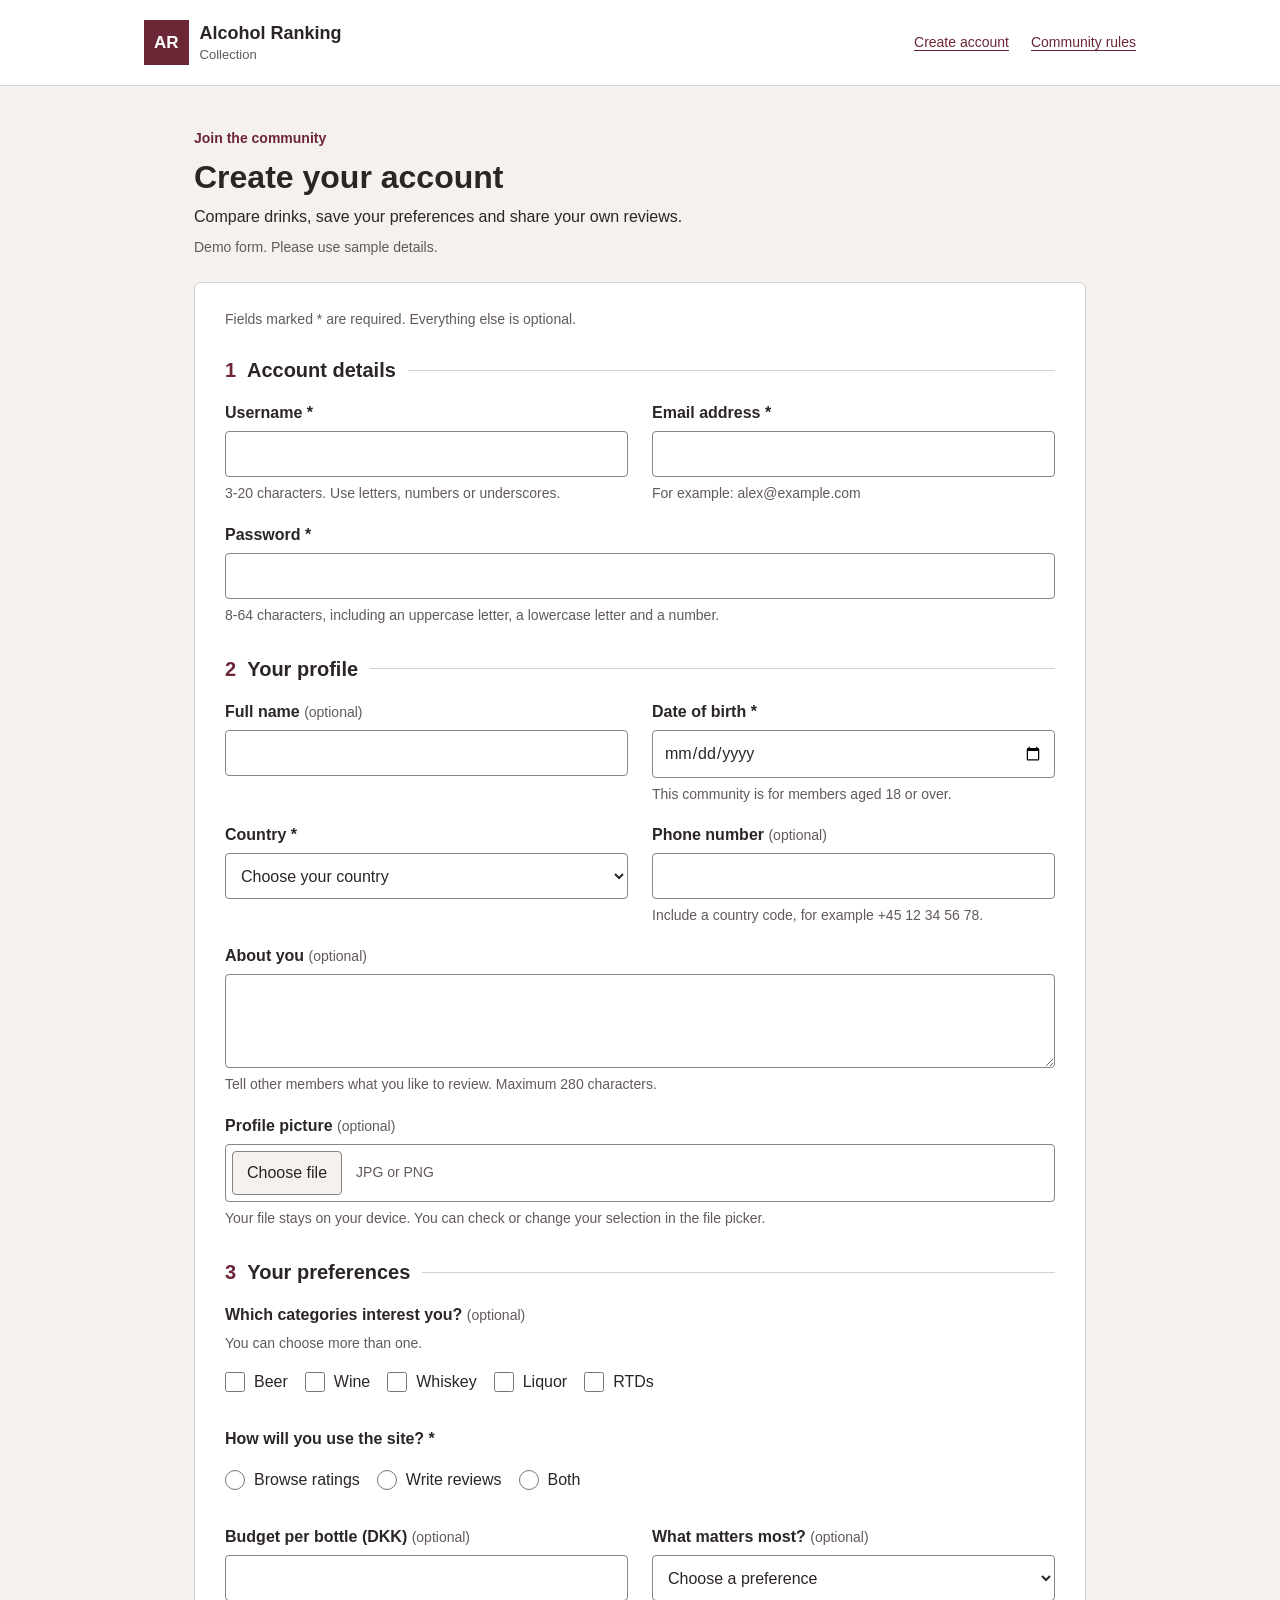
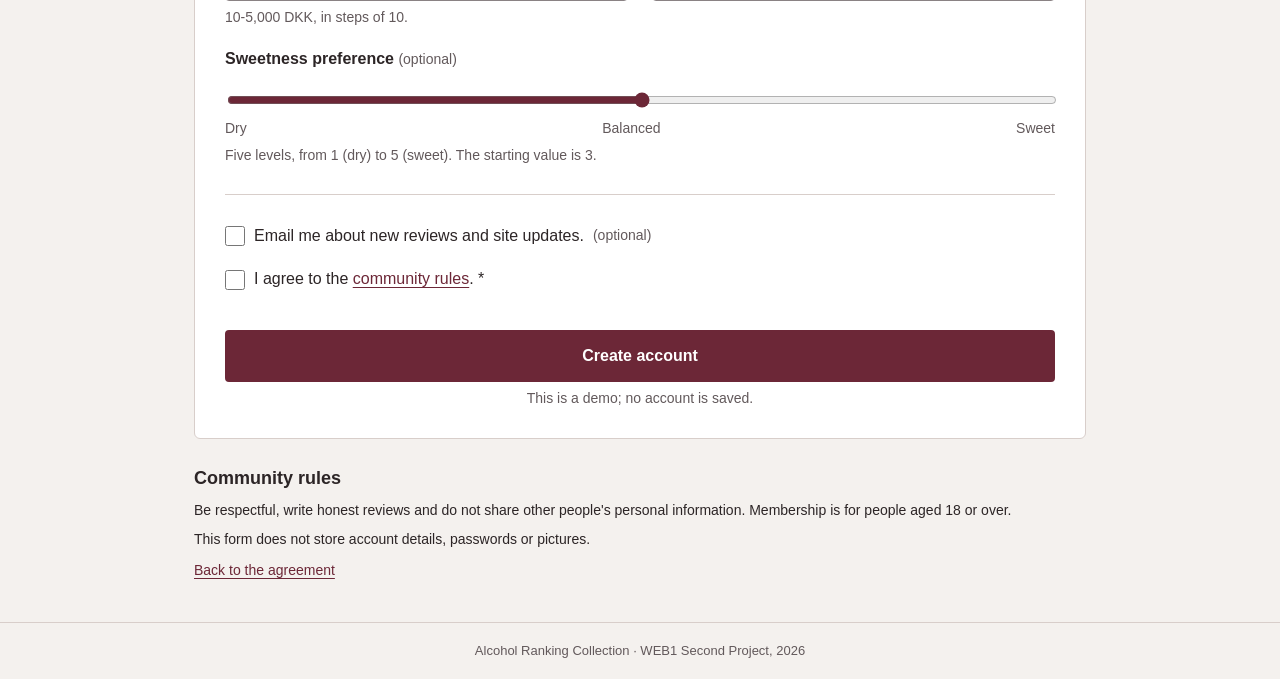
<file: index.html>
<!DOCTYPE html>
<html lang="en-GB">
<head>
  <meta charset="UTF-8">
  <meta name="viewport" content="width=device-width, initial-scale=1.0">
  <meta name="description" content="Create a community profile for Alcohol Ranking Collection.">
  <title>Create an account | Alcohol Ranking Collection</title>
  <link rel="stylesheet" href="style.css">
</head>
<body>
  <a class="skip-link" href="#main">Skip to content</a>

  <header class="site-header">
    <div class="header-content">
      <a class="brand" href="index.html" aria-label="Alcohol Ranking Collection home">
        <span class="brand-mark" aria-hidden="true">AR</span>
        <span>Alcohol Ranking<span class="brand-subtitle">Collection</span></span>
      </a>
      <nav aria-label="Main navigation">
        <a href="#registration" aria-current="page">Create account</a>
        <a href="#community-rules">Community rules</a>
      </nav>
    </div>
  </header>

  <main id="main" class="page" tabindex="-1">
    <section class="introduction" aria-labelledby="page-title">
      <p class="eyebrow">Join the community</p>
      <h1 id="page-title">Create your account</h1>
      <p>Compare drinks, save your preferences and share your own reviews.</p>
      <p class="demo-note">Demo form. Please use sample details.</p>
    </section>

    <div class="form-card" id="registration">
      <p class="required-note">Fields marked <span aria-hidden="true">*</span> are required. Everything else is optional.</p>
      <form action="complete.html" method="get">
        <fieldset class="form-section">
          <legend><span class="section-number" aria-hidden="true">1</span> Account details</legend>
          <div class="form-grid">
            <div class="field">
              <label for="username">Username <span aria-hidden="true">*</span></label>
              <input type="text" id="username" autocomplete="username" minlength="3" maxlength="20"
                     pattern="[A-Za-z0-9_]{3,20}" required aria-describedby="username-hint">
              <p class="hint" id="username-hint">3-20 characters. Use letters, numbers or underscores.</p>
              <p class="error-message" id="username-error">Enter 3-20 letters, numbers or underscores.</p>
            </div>

            <div class="field">
              <label for="email">Email address <span aria-hidden="true">*</span></label>
              <input type="email" id="email" autocomplete="email" maxlength="100"
                     required aria-describedby="email-hint">
              <p class="hint" id="email-hint">For example: alex@example.com</p>
              <p class="error-message" id="email-error">Enter an email address, such as alex@example.com.</p>
            </div>

            <div class="field full-width">
              <label for="password">Password <span aria-hidden="true">*</span></label>
              <input type="password" id="password" autocomplete="new-password" minlength="8" maxlength="64"
                     pattern="(?=.*[a-z])(?=.*[A-Z])(?=.*[0-9]).{8,64}" required
                     aria-describedby="password-hint">
              <p class="hint" id="password-hint">8-64 characters, including an uppercase letter, a lowercase letter and a number.</p>
              <p class="error-message" id="password-error">Use at least 8 characters with an uppercase letter, a lowercase letter and a number.</p>
            </div>
          </div>
        </fieldset>

        <fieldset class="form-section">
          <legend><span class="section-number" aria-hidden="true">2</span> Your profile</legend>
          <div class="form-grid">
            <div class="field">
              <label for="full-name">Full name <span class="optional">(optional)</span></label>
              <input type="text" id="full-name" autocomplete="name" maxlength="60">
            </div>

            <div class="field">
              <label for="birth-date">Date of birth <span aria-hidden="true">*</span></label>
              <input type="date" id="birth-date" lang="en-GB" autocomplete="bday" min="1900-01-01" max="2008-10-29"
                     required aria-describedby="birth-hint">
              <p class="hint" id="birth-hint">This community is for members aged 18 or over.</p>
              <p class="error-message" id="birth-error">Enter a date from 1 January 1900 to 29 October 2008.</p>
            </div>

            <div class="field">
              <label for="country">Country <span aria-hidden="true">*</span></label>
              <select id="country" autocomplete="country-name" required>
                <option value="">Choose your country</option>
                <option value="AF">Afghanistan</option>
                <option value="AX">Åland Islands</option>
                <option value="AL">Albania</option>
                <option value="DZ">Algeria</option>
                <option value="AS">American Samoa</option>
                <option value="AD">Andorra</option>
                <option value="AO">Angola</option>
                <option value="AI">Anguilla</option>
                <option value="AQ">Antarctica</option>
                <option value="AG">Antigua &amp; Barbuda</option>
                <option value="AR">Argentina</option>
                <option value="AM">Armenia</option>
                <option value="AW">Aruba</option>
                <option value="AU">Australia</option>
                <option value="AT">Austria</option>
                <option value="AZ">Azerbaijan</option>
                <option value="BS">Bahamas</option>
                <option value="BH">Bahrain</option>
                <option value="BD">Bangladesh</option>
                <option value="BB">Barbados</option>
                <option value="BY">Belarus</option>
                <option value="BE">Belgium</option>
                <option value="BZ">Belize</option>
                <option value="BJ">Benin</option>
                <option value="BM">Bermuda</option>
                <option value="BT">Bhutan</option>
                <option value="BO">Bolivia</option>
                <option value="BA">Bosnia &amp; Herzegovina</option>
                <option value="BW">Botswana</option>
                <option value="BV">Bouvet Island</option>
                <option value="BR">Brazil</option>
                <option value="IO">British Indian Ocean Territory</option>
                <option value="VG">British Virgin Islands</option>
                <option value="BN">Brunei</option>
                <option value="BG">Bulgaria</option>
                <option value="BF">Burkina Faso</option>
                <option value="BI">Burundi</option>
                <option value="KH">Cambodia</option>
                <option value="CM">Cameroon</option>
                <option value="CA">Canada</option>
                <option value="CV">Cape Verde</option>
                <option value="BQ">Caribbean Netherlands</option>
                <option value="KY">Cayman Islands</option>
                <option value="CF">Central African Republic</option>
                <option value="TD">Chad</option>
                <option value="CL">Chile</option>
                <option value="CN">China</option>
                <option value="CX">Christmas Island</option>
                <option value="CC">Cocos (Keeling) Islands</option>
                <option value="CO">Colombia</option>
                <option value="KM">Comoros</option>
                <option value="CG">Congo - Brazzaville</option>
                <option value="CD">Congo - Kinshasa</option>
                <option value="CK">Cook Islands</option>
                <option value="CR">Costa Rica</option>
                <option value="CI">Côte d’Ivoire</option>
                <option value="HR">Croatia</option>
                <option value="CU">Cuba</option>
                <option value="CW">Curaçao</option>
                <option value="CY">Cyprus</option>
                <option value="CZ">Czechia</option>
                <option value="DK">Denmark</option>
                <option value="DJ">Djibouti</option>
                <option value="DM">Dominica</option>
                <option value="DO">Dominican Republic</option>
                <option value="EC">Ecuador</option>
                <option value="EG">Egypt</option>
                <option value="SV">El Salvador</option>
                <option value="GQ">Equatorial Guinea</option>
                <option value="ER">Eritrea</option>
                <option value="EE">Estonia</option>
                <option value="SZ">Eswatini</option>
                <option value="ET">Ethiopia</option>
                <option value="FK">Falkland Islands</option>
                <option value="FO">Faroe Islands</option>
                <option value="FJ">Fiji</option>
                <option value="FI">Finland</option>
                <option value="FR">France</option>
                <option value="GF">French Guiana</option>
                <option value="PF">French Polynesia</option>
                <option value="TF">French Southern Territories</option>
                <option value="GA">Gabon</option>
                <option value="GM">Gambia</option>
                <option value="GE">Georgia</option>
                <option value="DE">Germany</option>
                <option value="GH">Ghana</option>
                <option value="GI">Gibraltar</option>
                <option value="GR">Greece</option>
                <option value="GL">Greenland</option>
                <option value="GD">Grenada</option>
                <option value="GP">Guadeloupe</option>
                <option value="GU">Guam</option>
                <option value="GT">Guatemala</option>
                <option value="GG">Guernsey</option>
                <option value="GN">Guinea</option>
                <option value="GW">Guinea-Bissau</option>
                <option value="GY">Guyana</option>
                <option value="HT">Haiti</option>
                <option value="HM">Heard &amp; McDonald Islands</option>
                <option value="HN">Honduras</option>
                <option value="HK">Hong Kong SAR China</option>
                <option value="HU">Hungary</option>
                <option value="IS">Iceland</option>
                <option value="IN">India</option>
                <option value="ID">Indonesia</option>
                <option value="IR">Iran</option>
                <option value="IQ">Iraq</option>
                <option value="IE">Ireland</option>
                <option value="IM">Isle of Man</option>
                <option value="IL">Israel</option>
                <option value="IT">Italy</option>
                <option value="JM">Jamaica</option>
                <option value="JP">Japan</option>
                <option value="JE">Jersey</option>
                <option value="JO">Jordan</option>
                <option value="KZ">Kazakhstan</option>
                <option value="KE">Kenya</option>
                <option value="KI">Kiribati</option>
                <option value="KW">Kuwait</option>
                <option value="KG">Kyrgyzstan</option>
                <option value="LA">Laos</option>
                <option value="LV">Latvia</option>
                <option value="LB">Lebanon</option>
                <option value="LS">Lesotho</option>
                <option value="LR">Liberia</option>
                <option value="LY">Libya</option>
                <option value="LI">Liechtenstein</option>
                <option value="LT">Lithuania</option>
                <option value="LU">Luxembourg</option>
                <option value="MO">Macao SAR China</option>
                <option value="MG">Madagascar</option>
                <option value="MW">Malawi</option>
                <option value="MY">Malaysia</option>
                <option value="MV">Maldives</option>
                <option value="ML">Mali</option>
                <option value="MT">Malta</option>
                <option value="MH">Marshall Islands</option>
                <option value="MQ">Martinique</option>
                <option value="MR">Mauritania</option>
                <option value="MU">Mauritius</option>
                <option value="YT">Mayotte</option>
                <option value="MX">Mexico</option>
                <option value="FM">Micronesia</option>
                <option value="MD">Moldova</option>
                <option value="MC">Monaco</option>
                <option value="MN">Mongolia</option>
                <option value="ME">Montenegro</option>
                <option value="MS">Montserrat</option>
                <option value="MA">Morocco</option>
                <option value="MZ">Mozambique</option>
                <option value="MM">Myanmar (Burma)</option>
                <option value="NA">Namibia</option>
                <option value="NR">Nauru</option>
                <option value="NP">Nepal</option>
                <option value="NL">Netherlands</option>
                <option value="NC">New Caledonia</option>
                <option value="NZ">New Zealand</option>
                <option value="NI">Nicaragua</option>
                <option value="NE">Niger</option>
                <option value="NG">Nigeria</option>
                <option value="NU">Niue</option>
                <option value="NF">Norfolk Island</option>
                <option value="KP">North Korea</option>
                <option value="MK">North Macedonia</option>
                <option value="MP">Northern Mariana Islands</option>
                <option value="NO">Norway</option>
                <option value="OM">Oman</option>
                <option value="PK">Pakistan</option>
                <option value="PW">Palau</option>
                <option value="PS">Palestinian Territories</option>
                <option value="PA">Panama</option>
                <option value="PG">Papua New Guinea</option>
                <option value="PY">Paraguay</option>
                <option value="PE">Peru</option>
                <option value="PH">Philippines</option>
                <option value="PN">Pitcairn Islands</option>
                <option value="PL">Poland</option>
                <option value="PT">Portugal</option>
                <option value="PR">Puerto Rico</option>
                <option value="QA">Qatar</option>
                <option value="RE">Réunion</option>
                <option value="RO">Romania</option>
                <option value="RU">Russia</option>
                <option value="RW">Rwanda</option>
                <option value="WS">Samoa</option>
                <option value="SM">San Marino</option>
                <option value="ST">São Tomé &amp; Príncipe</option>
                <option value="SA">Saudi Arabia</option>
                <option value="SN">Senegal</option>
                <option value="RS">Serbia</option>
                <option value="SC">Seychelles</option>
                <option value="SL">Sierra Leone</option>
                <option value="SG">Singapore</option>
                <option value="SX">Sint Maarten</option>
                <option value="SK">Slovakia</option>
                <option value="SI">Slovenia</option>
                <option value="SB">Solomon Islands</option>
                <option value="SO">Somalia</option>
                <option value="ZA">South Africa</option>
                <option value="GS">South Georgia &amp; South Sandwich Islands</option>
                <option value="KR">South Korea</option>
                <option value="SS">South Sudan</option>
                <option value="ES">Spain</option>
                <option value="LK">Sri Lanka</option>
                <option value="BL">St. Barthélemy</option>
                <option value="SH">St. Helena</option>
                <option value="KN">St. Kitts &amp; Nevis</option>
                <option value="LC">St. Lucia</option>
                <option value="MF">St. Martin</option>
                <option value="PM">St. Pierre &amp; Miquelon</option>
                <option value="VC">St. Vincent &amp; Grenadines</option>
                <option value="SD">Sudan</option>
                <option value="SR">Suriname</option>
                <option value="SJ">Svalbard &amp; Jan Mayen</option>
                <option value="SE">Sweden</option>
                <option value="CH">Switzerland</option>
                <option value="SY">Syria</option>
                <option value="TW">Taiwan</option>
                <option value="TJ">Tajikistan</option>
                <option value="TZ">Tanzania</option>
                <option value="TH">Thailand</option>
                <option value="TL">Timor-Leste</option>
                <option value="TG">Togo</option>
                <option value="TK">Tokelau</option>
                <option value="TO">Tonga</option>
                <option value="TT">Trinidad &amp; Tobago</option>
                <option value="TN">Tunisia</option>
                <option value="TR">Türkiye</option>
                <option value="TM">Turkmenistan</option>
                <option value="TC">Turks &amp; Caicos Islands</option>
                <option value="TV">Tuvalu</option>
                <option value="UM">U.S. Outlying Islands</option>
                <option value="VI">U.S. Virgin Islands</option>
                <option value="UG">Uganda</option>
                <option value="UA">Ukraine</option>
                <option value="AE">United Arab Emirates</option>
                <option value="GB">United Kingdom</option>
                <option value="US">United States</option>
                <option value="UY">Uruguay</option>
                <option value="UZ">Uzbekistan</option>
                <option value="VU">Vanuatu</option>
                <option value="VA">Vatican City</option>
                <option value="VE">Venezuela</option>
                <option value="VN">Vietnam</option>
                <option value="WF">Wallis &amp; Futuna</option>
                <option value="EH">Western Sahara</option>
                <option value="YE">Yemen</option>
                <option value="ZM">Zambia</option>
                <option value="ZW">Zimbabwe</option>
              </select>
              <p class="error-message" id="country-error">Choose a country from the list.</p>
            </div>

            <div class="field">
              <label for="phone">Phone number <span class="optional">(optional)</span></label>
              <input type="tel" id="phone" autocomplete="tel" maxlength="25" aria-describedby="phone-hint">
              <p class="hint" id="phone-hint">Include a country code, for example +45 12 34 56 78.</p>
            </div>

            <div class="field full-width">
              <label for="bio">About you <span class="optional">(optional)</span></label>
              <textarea id="bio" rows="3" maxlength="280" aria-describedby="bio-hint"></textarea>
              <p class="hint" id="bio-hint">Tell other members what you like to review. Maximum 280 characters.</p>
            </div>

            <div class="field full-width">
              <label for="picture" id="picture-label">Profile picture <span class="optional">(optional)</span></label>
              <div class="file-control">
                <input type="file" id="picture" class="file-input" accept="image/jpeg,image/png"
                       aria-labelledby="picture-label" aria-describedby="picture-hint">
                <label for="picture" class="file-button">Choose file</label>
                <span class="file-types">JPG or PNG</span>
              </div>
              <p class="hint" id="picture-hint">Your file stays on your device. You can check or change your selection in the file picker.</p>
            </div>
          </div>
        </fieldset>

        <fieldset class="form-section preferences">
          <legend><span class="section-number" aria-hidden="true">3</span> Your preferences</legend>

          <fieldset class="choice-group">
            <legend>Which categories interest you? <span class="optional">(optional)</span></legend>
            <p class="hint">You can choose more than one.</p>
            <div class="choices">
              <label class="choice"><input type="checkbox" id="beer" value="beer"> Beer</label>
              <label class="choice"><input type="checkbox" id="wine" value="wine"> Wine</label>
              <label class="choice"><input type="checkbox" id="whiskey" value="whiskey"> Whiskey</label>
              <label class="choice"><input type="checkbox" id="liquor" value="liquor"> Liquor</label>
              <label class="choice"><input type="checkbox" id="rtd" value="rtd"> RTDs</label>
            </div>
          </fieldset>

          <fieldset class="choice-group">
            <legend>How will you use the site? <span aria-hidden="true">*</span></legend>
            <div class="choices">
              <label class="choice"><input type="radio" name="site-use" value="browse" required> Browse ratings</label>
              <label class="choice"><input type="radio" name="site-use" value="reviews"> Write reviews</label>
              <label class="choice"><input type="radio" name="site-use" value="both"> Both</label>
            </div>
          </fieldset>

          <div class="form-grid">
            <div class="field">
              <label for="budget">Budget per bottle (DKK) <span class="optional">(optional)</span></label>
              <input type="number" id="budget" inputmode="numeric" min="10" max="5000" step="10"
                     aria-describedby="budget-hint">
              <p class="hint" id="budget-hint">10-5,000 DKK, in steps of 10.</p>
              <p class="error-message" id="budget-error">Enter 10-5,000 DKK, in steps of 10, or leave this empty.</p>
            </div>

            <div class="field">
              <label for="priority">What matters most? <span class="optional">(optional)</span></label>
              <select id="priority">
                <option value="">Choose a preference</option>
                <option value="taste">Taste</option>
                <option value="price">Price</option>
                <option value="additives">Fewer additives</option>
                <option value="information">Clear product information</option>
              </select>
            </div>

            <div class="field full-width">
              <label for="sweetness">Sweetness preference <span class="optional">(optional)</span></label>
              <input type="range" id="sweetness" min="1" max="5" step="1" value="3" aria-describedby="sweetness-hint">
              <div class="range-labels" aria-hidden="true"><span>Dry</span><span>Balanced</span><span>Sweet</span></div>
              <p class="hint" id="sweetness-hint">Five levels, from 1 (dry) to 5 (sweet). The starting value is 3.</p>
            </div>
          </div>
        </fieldset>

        <div class="form-end">
          <label class="choice agreement"><input type="checkbox" id="updates"> Email me about new reviews and site updates. <span class="optional">(optional)</span></label>
          <div class="field agreement-field">
            <input type="checkbox" id="rules" required>
            <label for="rules">I agree to the <a href="#community-rules">community rules</a>. <span aria-hidden="true">*</span></label>
            <p class="error-message rules-error" id="rules-error">Please agree to the community rules to continue.</p>
          </div>
          <button type="submit" class="submit-button">Create account</button>
          <p class="hint submit-hint">This is a demo; no account is saved.</p>
        </div>
      </form>
    </div>

    <div class="information-grid">
      <section class="information-card" id="community-rules" aria-labelledby="rules-title" tabindex="-1">
        <h2 id="rules-title">Community rules</h2>
        <p>Be respectful, write honest reviews and do not share other people's personal information. Membership is for people aged 18 or over.</p>
        <p>This form does not store account details, passwords or pictures.</p>
        <a href="#rules">Back to the agreement</a>
      </section>

    </div>
  </main>

  <footer class="site-footer">
    <p>Alcohol Ranking Collection <span aria-hidden="true">&middot;</span> WEB1 Second Project, 2026</p>
  </footer>
</body>
</html>
</file>
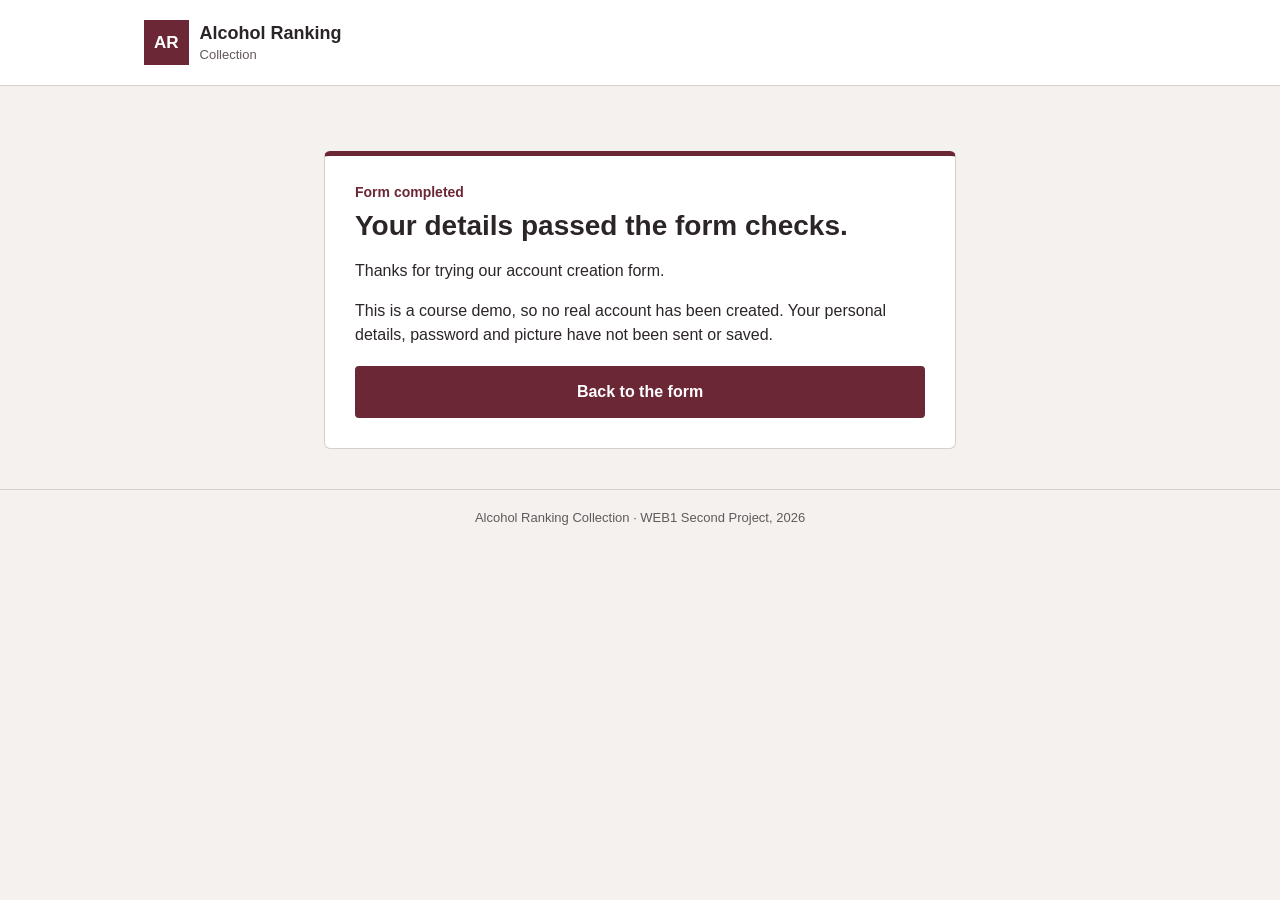
<file: complete.html>
<!DOCTYPE html>
<html lang="en">
<head>
  <meta charset="UTF-8">
  <meta name="viewport" content="width=device-width, initial-scale=1.0">
  <title>Form completed | Alcohol Ranking Collection</title>
  <link rel="stylesheet" href="style.css">
</head>
<body>
  <a class="skip-link" href="#main">Skip to content</a>
  <header class="site-header">
    <div class="header-content">
      <a class="brand" href="index.html" aria-label="Alcohol Ranking Collection home">
        <span class="brand-mark" aria-hidden="true">AR</span>
        <span>Alcohol Ranking<span class="brand-subtitle">Collection</span></span>
      </a>
    </div>
  </header>

  <main id="main" class="page complete-page" tabindex="-1">
    <section class="form-card" aria-labelledby="complete-title">
      <p class="eyebrow">Form completed</p>
      <h1 id="complete-title">Your details passed the form checks.</h1>
      <p>Thanks for trying our account creation form.</p>
      <p>This is a course demo, so no real account has been created. Your personal details, password and picture have not been sent or saved.</p>
      <a class="submit-button" href="index.html">Back to the form</a>
    </section>
  </main>

  <footer class="site-footer">
    <p>Alcohol Ranking Collection &middot; WEB1 Second Project, 2026</p>
  </footer>
</body>
</html>
</file>
<file: style.css>
* {
  box-sizing: border-box;
}

html {
  scroll-padding-top: 24px;
}

body {
  margin: 0;
  background: #f4f1ee;
  color: #2c2526;
  font-family: Arial, Helvetica, sans-serif;
  font-size: 16px;
  line-height: 1.5;
}

a {
  color: #6c2737;
  text-underline-offset: 3px;
}

a:hover {
  text-decoration-thickness: 2px;
}

a:focus-visible,
button:focus-visible,
input:focus-visible,
select:focus-visible,
textarea:focus-visible,
section:focus-visible {
  outline: 3px solid #6c2737;
  outline-offset: 3px;
}

.skip-link {
  position: absolute;
  top: -100px;
  left: 16px;
  z-index: 2;
  padding: 12px 18px;
  background: white;
  border: 2px solid #6c2737;
}

.skip-link:focus {
  top: 12px;
}

.site-header {
  border-bottom: 1px solid #d8ceca;
  background: #fff;
}

.header-content {
  max-width: 1040px;
  margin: 0 auto;
  padding: 20px 24px;
  display: flex;
  justify-content: space-between;
  align-items: center;
  gap: 20px;
}

.brand {
  display: flex;
  align-items: center;
  gap: 11px;
  color: #2c2526;
  font-size: 18px;
  font-weight: bold;
  line-height: 1.25;
  text-decoration: none;
}

.brand-mark {
  padding: 12px 10px;
  background: #6c2737;
  color: #fff;
  font-size: 17px;
}

.brand-subtitle {
  display: block;
  margin-top: 3px;
  color: #62595b;
  font-size: 13px;
  font-weight: normal;
}

nav {
  display: flex;
  gap: 22px;
}

nav a {
  padding: 10px 0;
  font-size: 14px;
}

.page {
  width: 100%;
  max-width: 940px;
  margin: 0 auto;
  padding: 34px 24px 40px;
}

.introduction {
  margin-bottom: 24px;
}

.eyebrow {
  margin: 0 0 5px;
  color: #6c2737;
  font-size: 14px;
  font-weight: bold;
}

h1 {
  margin: 0 0 8px;
  font-size: 32px;
  line-height: 1.25;
}

.introduction p {
  margin: 8px 0;
}

.demo-note,
.required-note,
.hint,
.optional {
  color: #62595b;
  font-size: 14px;
}

.form-card {
  padding: 26px 30px 30px;
  border: 1px solid #d8ceca;
  border-radius: 6px;
  background: #fff;
}

.required-note {
  margin: 0 0 25px;
}

.form-section {
  min-width: 0;
  margin: 0 0 29px;
  padding: 16px 0 0;
  border: 0;
  border-top: 1px solid #d8ceca;
}

.form-section > legend {
  padding: 0 12px 0 0;
  font-size: 20px;
  font-weight: bold;
}

.section-number {
  margin-right: 6px;
  color: #6c2737;
}

.form-grid {
  display: grid;
  grid-template-columns: minmax(0, 1fr) minmax(0, 1fr);
  gap: 19px 24px;
}

.field {
  min-width: 0;
}

.full-width {
  grid-column: 1 / -1;
}

label {
  display: block;
  margin-bottom: 6px;
  font-weight: bold;
}

.optional {
  font-weight: normal;
}

input,
select,
textarea,
button {
  font: inherit;
}

input,
select,
textarea {
  width: 100%;
  min-height: 46px;
  padding: 10px 11px;
  border: 1px solid #8a8284;
  border-radius: 4px;
  background: #fff;
  color: #2c2526;
}

textarea {
  display: block;
  resize: vertical;
}

.hint {
  margin: 6px 0 0;
  line-height: 1.45;
}

.error-message {
  display: none;
  margin: 6px 0 0;
  color: #a11c2f;
  font-size: 14px;
  font-weight: bold;
}

input:user-invalid,
select:user-invalid {
  border: 2px solid #a11c2f;
}

.field input:user-invalid ~ .error-message,
.field select:user-invalid ~ .error-message {
  display: block;
}

.file-control {
  position: relative;
  display: flex;
  flex-wrap: wrap;
  align-items: center;
  gap: 10px 14px;
  min-height: 58px;
  padding: 6px;
  border: 1px solid #8a8284;
  border-radius: 4px;
}

.file-control .file-input {
  position: absolute;
  width: 1px;
  height: 1px;
  min-height: 0;
  padding: 0;
  border: 0;
  overflow: hidden;
  clip-path: inset(50%);
  white-space: nowrap;
}

.file-button {
  display: inline-flex;
  align-items: center;
  min-height: 44px;
  margin: 0;
  padding: 8px 14px;
  border: 1px solid #8a8284;
  border-radius: 4px;
  background: #f4f1ee;
  color: #2c2526;
  font-weight: normal;
  cursor: pointer;
}

.file-button:hover {
  background: #e9e1dc;
}

.file-input:focus-visible + .file-button {
  outline: 3px solid #6c2737;
  outline-offset: 3px;
}

.file-types {
  color: #62595b;
  font-size: 14px;
}

.choice-group {
  min-width: 0;
  margin: 0 0 23px;
  padding: 0;
  border: 0;
}

.choice-group legend {
  padding: 0;
  font-weight: bold;
}

.choices {
  display: flex;
  flex-wrap: wrap;
  gap: 7px 17px;
  margin-top: 7px;
}

.choice {
  display: flex;
  align-items: center;
  gap: 9px;
  min-height: 44px;
  margin: 0;
  font-weight: normal;
  cursor: pointer;
}

input[type="checkbox"],
input[type="radio"] {
  flex-shrink: 0;
  width: 20px;
  height: 20px;
  min-height: 20px;
  margin: 0;
  padding: 0;
  accent-color: #6c2737;
  cursor: pointer;
}

input[type="range"] {
  display: block;
  padding: 0;
  border: 0;
  accent-color: #6c2737;
  cursor: pointer;
}

.range-labels {
  display: flex;
  justify-content: space-between;
  margin-top: -7px;
  color: #62595b;
  font-size: 14px;
}

.form-end {
  padding-top: 19px;
  border-top: 1px solid #d8ceca;
}

.agreement {
  justify-content: flex-start;
  flex-wrap: wrap;
  margin-bottom: 9px;
}

.agreement-field {
  display: grid;
  grid-template-columns: 20px minmax(0, 1fr);
  gap: 0 9px;
}

.agreement-field input {
  margin-top: 3px;
}

.agreement-field label {
  min-height: 44px;
  margin: 0;
  font-weight: normal;
}

.rules-error {
  grid-column: 2;
}

.submit-button {
  display: block;
  width: 100%;
  min-height: 48px;
  margin-top: 19px;
  padding: 12px 20px;
  border: 2px solid #6c2737;
  border-radius: 4px;
  background: #6c2737;
  color: #fff;
  font-weight: bold;
  text-align: center;
  text-decoration: none;
  cursor: pointer;
}

.submit-button:hover {
  border-color: #4e1b27;
  background: #4e1b27;
}

.submit-hint {
  text-align: center;
}

.information-grid {
  display: grid;
  grid-template-columns: minmax(0, 1fr);
  gap: 24px;
  margin-top: 26px;
}

.information-card h2 {
  margin: 0 0 8px;
  font-size: 18px;
}

.information-card p,
.information-card a {
  margin: 8px 0;
  font-size: 14px;
}

.site-footer {
  padding: 18px 24px;
  border-top: 1px solid #d8ceca;
  color: #62595b;
  font-size: 13px;
  text-align: center;
}

.site-footer p {
  margin: 0;
}

.complete-page {
  max-width: 680px;
  padding-top: 65px;
}

.complete-page .form-card {
  border-top: 5px solid #6c2737;
}

.complete-page h1 {
  font-size: 28px;
}

@media (max-width: 650px) {
  .header-content {
    align-items: flex-start;
    flex-direction: column;
    gap: 10px;
    padding: 17px 18px 10px;
  }

  nav {
    gap: 25px;
  }

  .page {
    padding: 25px 16px 30px;
  }

  h1 {
    font-size: 28px;
  }

  .form-card {
    padding: 20px 17px 24px;
  }

  .form-grid,
  .information-grid {
    grid-template-columns: minmax(0, 1fr);
  }

  .choices {
    gap: 5px 16px;
  }

  .agreement {
    align-items: flex-start;
    flex-wrap: nowrap;
  }

  .agreement input {
    margin-top: 3px;
  }

  .complete-page {
    padding-top: 35px;
  }
}
</file>
